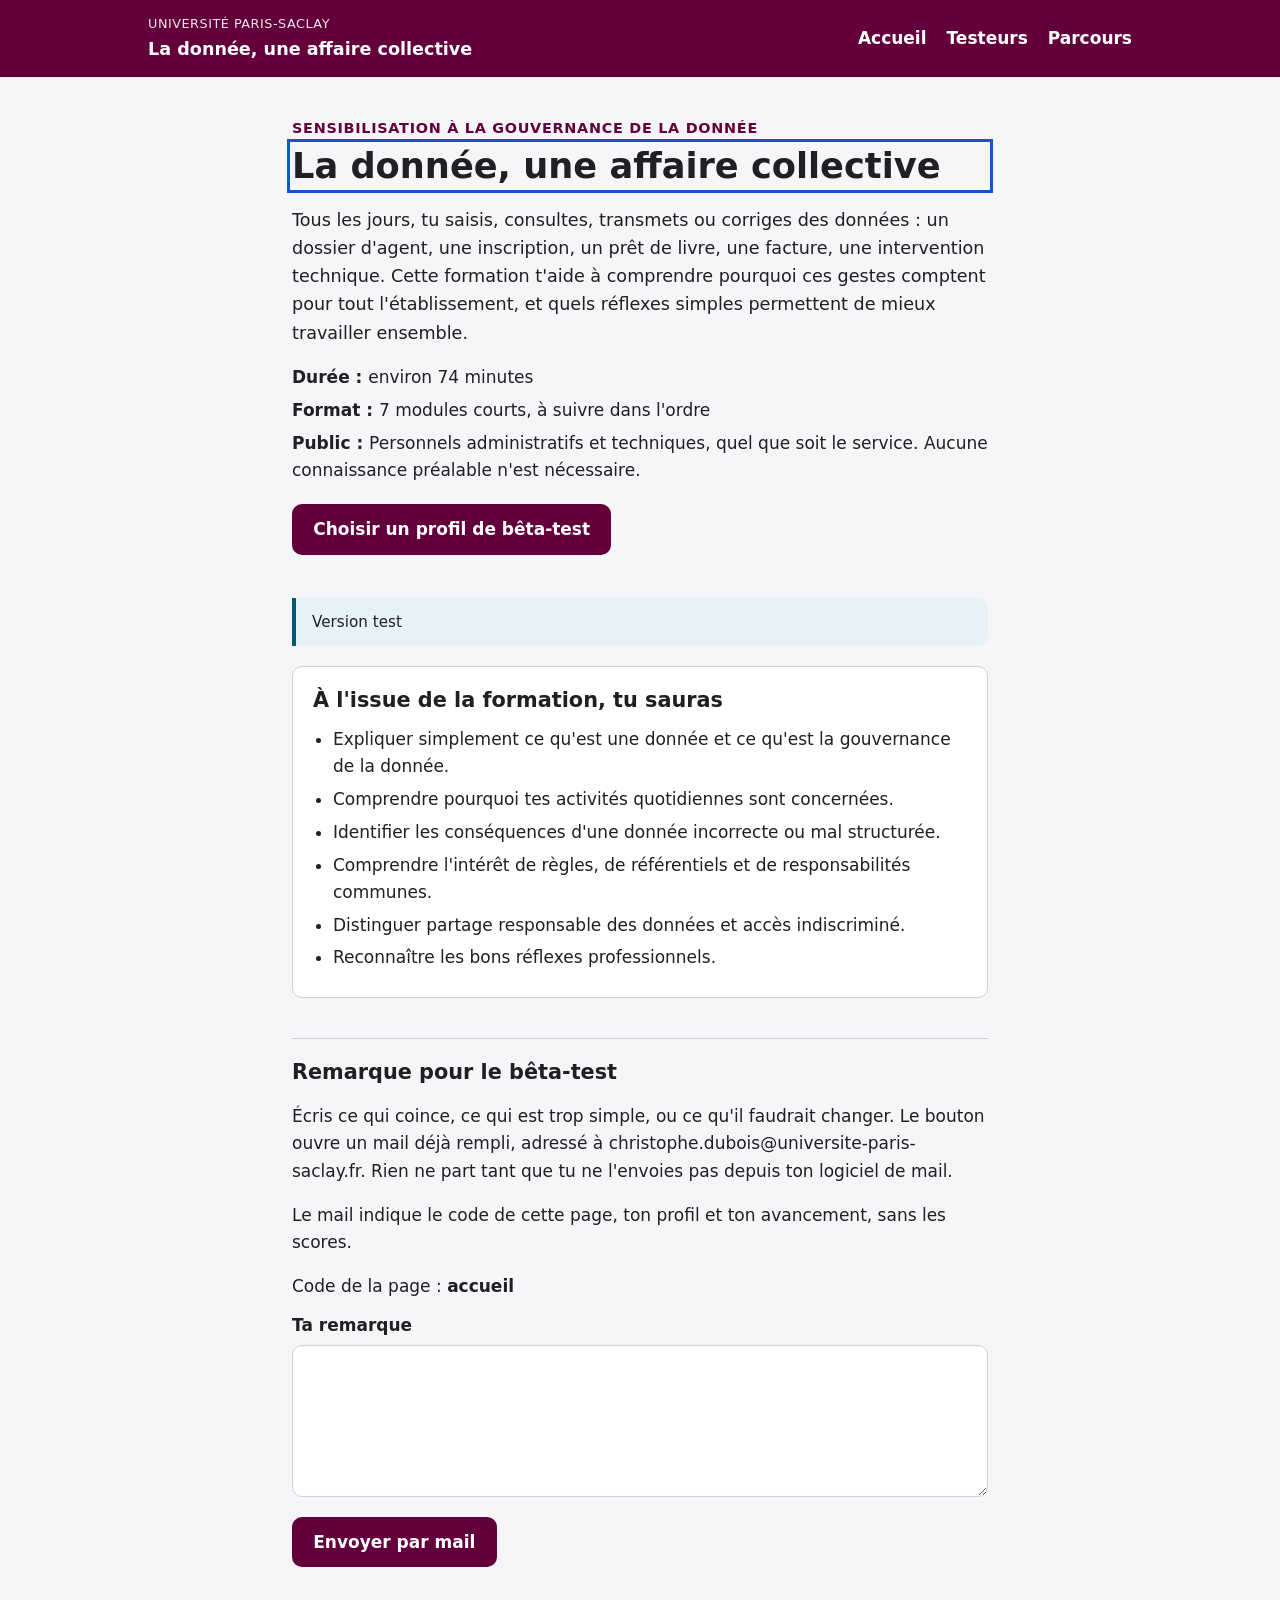
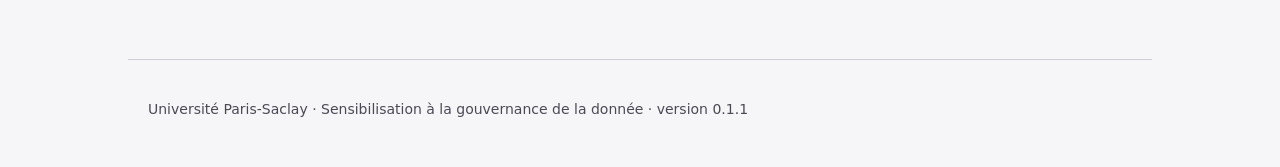
<file: index.html>
<!DOCTYPE html>
<html lang="fr">
<head>
  <meta charset="utf-8">
  <meta name="viewport" content="width=device-width, initial-scale=1">
  <title>La donnée, une affaire collective</title>
  <link rel="stylesheet" href="src/css/theme.css?v=3e99d6e5e4">
  <link rel="stylesheet" href="src/css/main.css?v=3e99d6e5e4">
</head>
<body>
  <a class="lien-evitement" href="#contenu">Aller au contenu</a>
  <header id="entete" class="entete"></header>
  <main id="contenu" tabindex="-1">
    <noscript><p>Cette formation nécessite JavaScript pour fonctionner.</p></noscript>
  </main>
  <div id="annonces" class="sr-only" aria-live="polite"></div>
  <footer class="pied">
    <p>Université Paris-Saclay · Sensibilisation à la gouvernance de la donnée · version 0.1.1</p>
  </footer>
  <script>window.GDD_CONFIG = {"mode": "web", "exports": {"m01": "exports/module-01-la-donnee-dans-mon-quotidien-scorm12.zip", "m02": "exports/module-02-une-donnee-plusieurs-usages-scorm12.zip", "m03": "exports/module-03-qualite-structuration-scorm12.zip", "m04": "exports/module-04-partager-sans-perdre-controle-scorm12.zip", "m05": "exports/module-05-qui-organise-les-donnees-scorm12.zip", "m06": "exports/module-06-bons-reflexes-professionnels-scorm12.zip", "m07": "exports/module-07-validation-consolidation-scorm12.zip"}};</script>
  <script src="contenus/contenu.js?v=3e99d6e5e4"></script>
  <script src="src/js/util.js?v=3e99d6e5e4"></script>
  <script src="src/js/activites.js?v=3e99d6e5e4"></script>
  <script src="src/js/moteur.js?v=3e99d6e5e4"></script>
  <script src="src/js/suivi-local.js?v=3e99d6e5e4"></script>
  <script src="src/js/suivi-scorm12.js?v=3e99d6e5e4"></script>
  <script src="src/js/carnet.js?v=3e99d6e5e4"></script>
  <script src="src/js/composants.js?v=3e99d6e5e4"></script>
  <script src="src/js/evaluation.js?v=3e99d6e5e4"></script>
  <script src="src/js/app.js?v=3e99d6e5e4"></script>
</body>
</html>
</file>
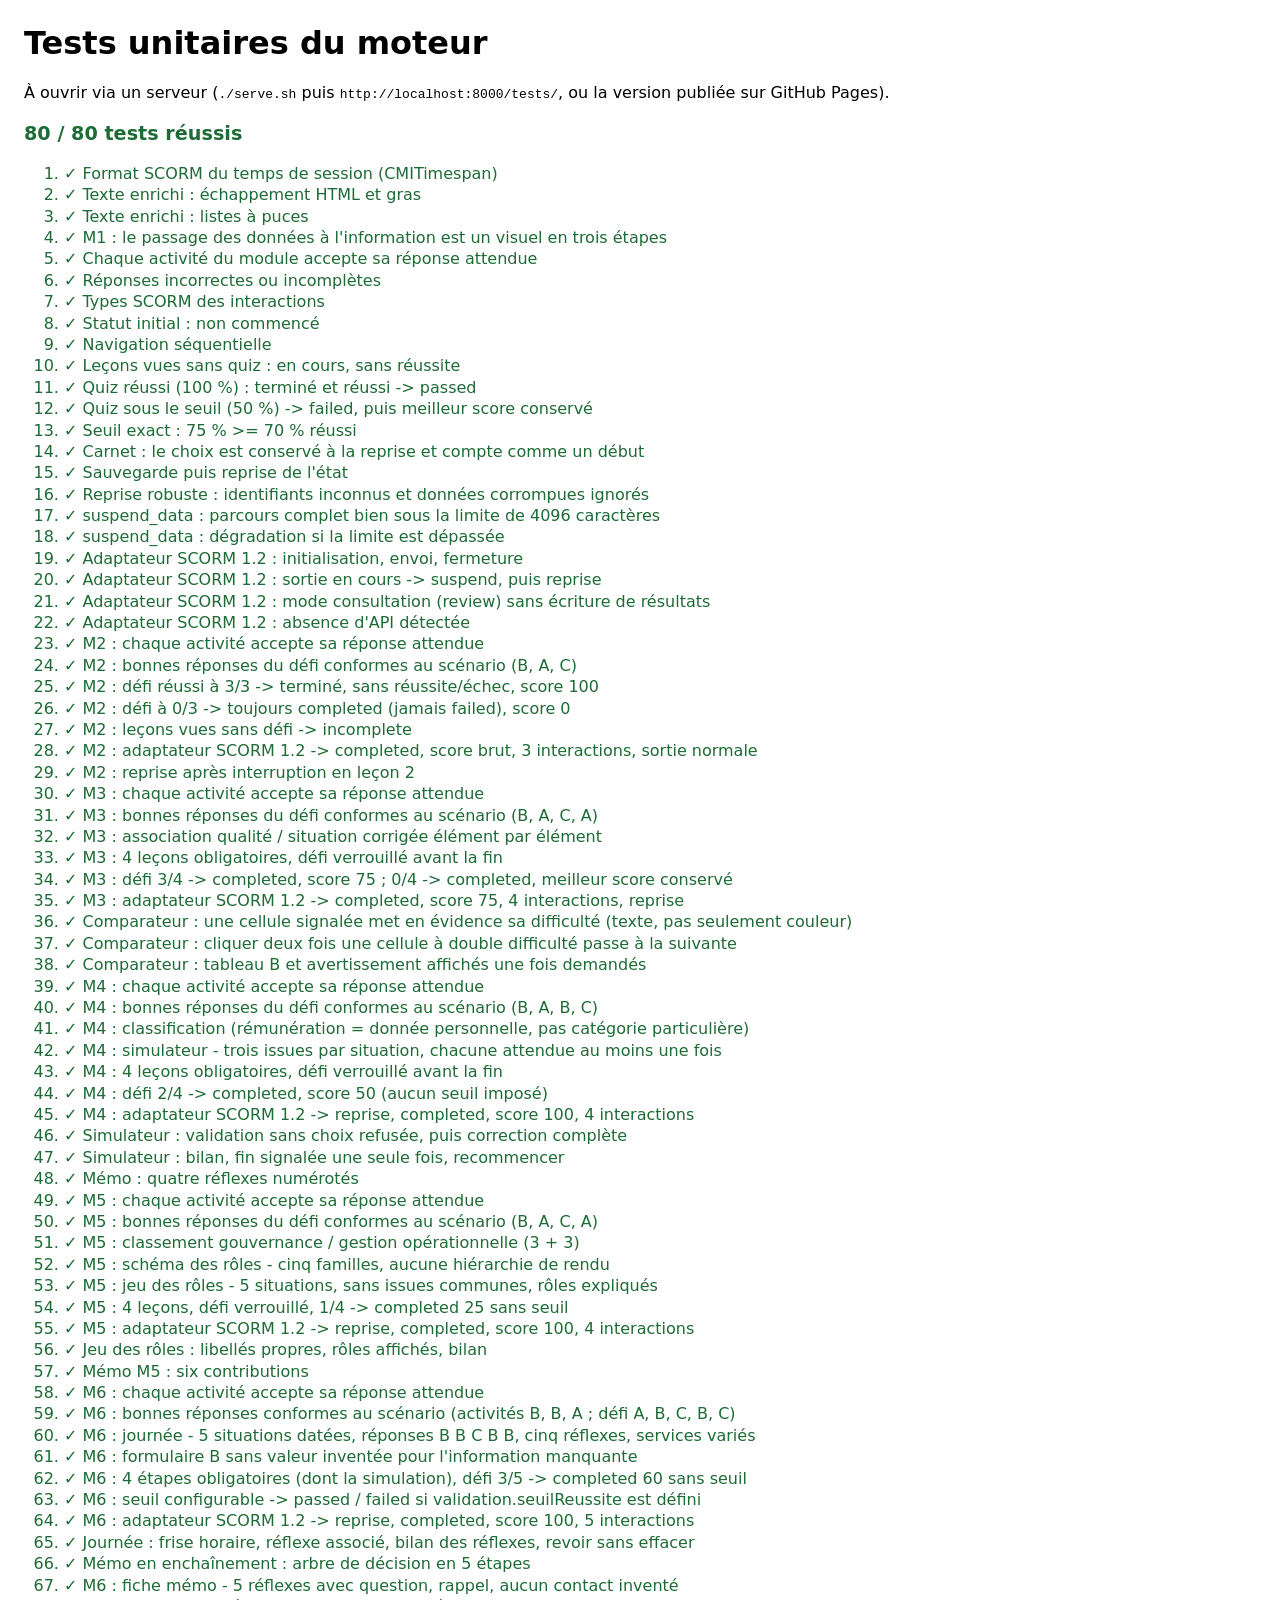
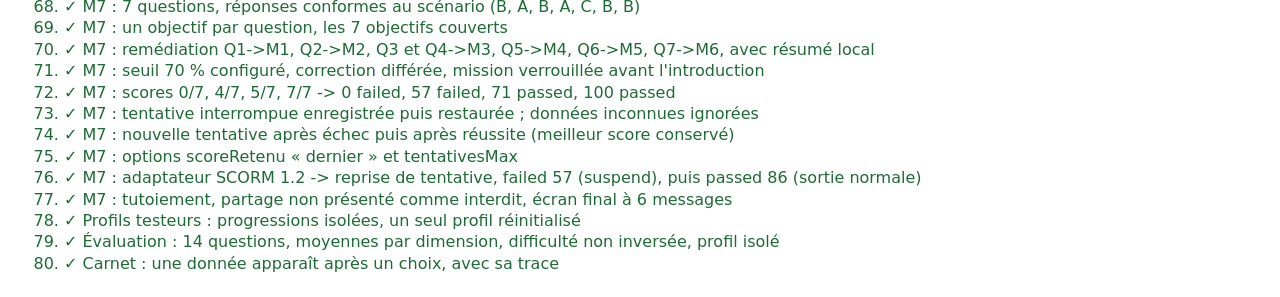
<file: tests/index.html>
<!DOCTYPE html>
<html lang="fr">
<head>
  <meta charset="utf-8">
  <title>Tests unitaires - moteur de formation</title>
  <style>
    body { font-family: system-ui, sans-serif; margin: 1.5rem; }
    .ok { color: #1d6b35; } .ko { color: #a3262a; font-weight: 700; }
    #resume { font-size: 1.2rem; font-weight: 700; }
    li { margin: .15rem 0; }
  </style>
</head>
<body>
  <h1>Tests unitaires du moteur</h1>
  <p>À ouvrir via un serveur (<code>./serve.sh</code> puis <code>http://localhost:8000/tests/</code>, ou la version publiée sur GitHub Pages).</p>
  <p id="resume" role="status">Exécution…</p>
  <ol id="resultats"></ol>
  <script src="../src/js/util.js"></script>
  <script src="../src/js/activites.js"></script>
  <script src="../src/js/moteur.js"></script>
  <script src="../src/js/suivi-local.js"></script>
  <script src="../src/js/suivi-scorm12.js"></script>
  <script src="../src/js/carnet.js"></script>
  <script src="../src/js/composants.js"></script>
  <script src="../src/js/evaluation.js"></script>
  <script src="tests.js"></script>
</body>
</html>
</file>
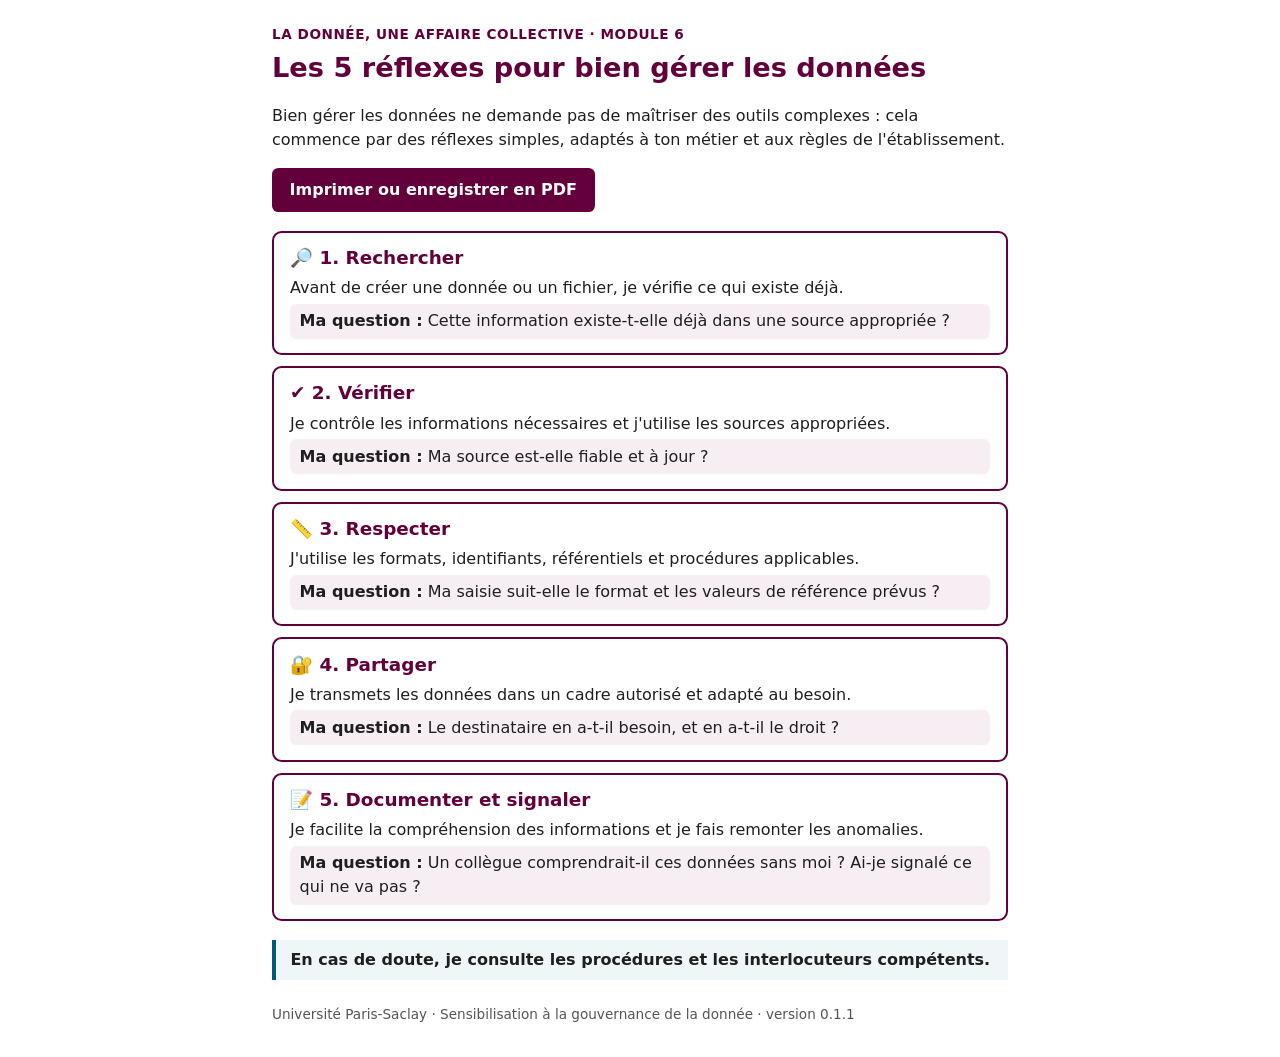
<file: fiches/fiche-memo-module-06.html>
<!DOCTYPE html>
<html lang="fr">
<head>
<meta charset="utf-8">
<meta name="viewport" content="width=device-width, initial-scale=1">
<title>Les 5 réflexes pour bien gérer les données - Module 6</title>
<style>
  body { font-family: system-ui, -apple-system, "Segoe UI", Roboto, Arial, sans-serif; color: #1f1f1f; line-height: 1.5; margin: 0; background: #fff; }
  main { max-width: 46rem; margin: 0 auto; padding: 1.5rem 1.25rem 2rem; }
  .surtitre { color: #63003c; font-weight: 700; text-transform: uppercase; letter-spacing: .04em; font-size: .85rem; margin: 0; }
  h1 { color: #63003c; font-size: 1.7rem; margin: .2rem 0 .6rem; }
  ol { list-style: none; padding: 0; margin: 1.2rem 0; display: grid; gap: .7rem; counter-reset: r; }
  li { border: 2px solid #63003c; border-radius: .6rem; padding: .7rem 1rem; break-inside: avoid; }
  h2 { font-size: 1.15rem; margin: 0 0 .3rem; color: #63003c; }
  li p { margin: .2rem 0; }
  .question { background: #f7eef3; border-radius: .4rem; padding: .35rem .6rem; }
  .rappel { border-left: 4px solid #005a70; padding: .5rem .9rem; background: #eef6f8; font-weight: 600; }
  footer { color: #555; font-size: .85rem; margin-top: 1.5rem; }
  button { font: inherit; font-weight: 700; color: #fff; background: #63003c; border: 0; border-radius: .4rem; padding: .6rem 1.1rem; cursor: pointer; }
  button:focus-visible { outline: 3px solid #005a70; outline-offset: 2px; }
  @media print { .ecran { display: none; } main { padding: 0; } @page { margin: 1.5cm; } }
</style>
</head>
<body>
<main>
  <p class="surtitre">La donnée, une affaire collective · Module 6</p>
  <h1>Les 5 réflexes pour bien gérer les données</h1>
  <p>Bien gérer les données ne demande pas de maîtriser des outils complexes : cela commence par des réflexes simples, adaptés à ton métier et aux règles de l'établissement.</p>
  <p class="ecran"><button type="button" onclick="window.print()">Imprimer ou enregistrer en PDF</button></p>
  <ol>
    <li>
      <h2><span class="icone" aria-hidden="true">🔎</span> 1. Rechercher</h2>
      <p>Avant de créer une donnée ou un fichier, je vérifie ce qui existe déjà.</p>
      <p class="question"><strong>Ma question :</strong> Cette information existe-t-elle déjà dans une source appropriée ?</p>
    </li>
    <li>
      <h2><span class="icone" aria-hidden="true">✔</span> 2. Vérifier</h2>
      <p>Je contrôle les informations nécessaires et j'utilise les sources appropriées.</p>
      <p class="question"><strong>Ma question :</strong> Ma source est-elle fiable et à jour ?</p>
    </li>
    <li>
      <h2><span class="icone" aria-hidden="true">📏</span> 3. Respecter</h2>
      <p>J'utilise les formats, identifiants, référentiels et procédures applicables.</p>
      <p class="question"><strong>Ma question :</strong> Ma saisie suit-elle le format et les valeurs de référence prévus ?</p>
    </li>
    <li>
      <h2><span class="icone" aria-hidden="true">🔐</span> 4. Partager</h2>
      <p>Je transmets les données dans un cadre autorisé et adapté au besoin.</p>
      <p class="question"><strong>Ma question :</strong> Le destinataire en a-t-il besoin, et en a-t-il le droit ?</p>
    </li>
    <li>
      <h2><span class="icone" aria-hidden="true">📝</span> 5. Documenter et signaler</h2>
      <p>Je facilite la compréhension des informations et je fais remonter les anomalies.</p>
      <p class="question"><strong>Ma question :</strong> Un collègue comprendrait-il ces données sans moi ? Ai-je signalé ce qui ne va pas ?</p>
    </li>
  </ol>
  <p class="rappel">En cas de doute, je consulte les procédures et les interlocuteurs compétents.</p>
  <footer>Université Paris-Saclay · Sensibilisation à la gouvernance de la donnée · version 0.1.1</footer>
</main>
</body>
</html>
</file>
<file: src/css/theme.css>
/*
 * Thème configurable. Couleurs « inspirées » de l'environnement visuel de
 * l'Université Paris-Saclay : ce n'est pas la charte officielle, à faire valider
 * par la direction de la communication avant diffusion.
 * Tous les couples texte/fond ci-dessous visent un contraste ≥ 4,5:1 (WCAG AA).
 */
:root {
  --couleur-primaire: #63003c;
  --couleur-primaire-fonce: #45002a;
  --couleur-primaire-clair: #f7eef3;
  --couleur-accent: #005a70;
  --couleur-accent-clair: #e6f2f5;

  --couleur-texte: #1f1f24;
  --couleur-texte-doux: #4a4a55;
  --couleur-fond: #f6f6f8;
  --couleur-surface: #ffffff;
  --couleur-bordure: #cfcfd8;

  --couleur-succes: #1d6b35;
  --couleur-succes-clair: #e8f4ec;
  --couleur-erreur: #a3262a;
  --couleur-erreur-clair: #fbeceb;
  --couleur-alerte: #7a4a00;
  --couleur-alerte-clair: #fff4e0;

  --couleur-focus: #0b57d0;

  --police: system-ui, -apple-system, "Segoe UI", Roboto, "Helvetica Neue", Arial, sans-serif;
  --taille-base: 1.0625rem;
  --rayon: 10px;
  --largeur-lecture: 46rem;
}
</file>
<file: src/css/main.css>
*, *::before, *::after { box-sizing: border-box; }

html { font-size: 100%; -webkit-text-size-adjust: 100%; }

body {
  margin: 0;
  font-family: var(--police);
  font-size: var(--taille-base);
  line-height: 1.6;
  color: var(--couleur-texte);
  background: var(--couleur-fond);
}

a { color: var(--couleur-primaire); }
a:hover { color: var(--couleur-primaire-fonce); }

:focus-visible { outline: 3px solid var(--couleur-focus); outline-offset: 2px; }
[tabindex="-1"]:focus { outline: none; }
[tabindex="-1"]:focus-visible { outline: 3px solid var(--couleur-focus); }

.sr-only {
  position: absolute; width: 1px; height: 1px; padding: 0; margin: -1px;
  overflow: hidden; clip: rect(0, 0, 0, 0); white-space: nowrap; border: 0;
}

.lien-evitement {
  position: absolute; left: 1rem; top: -4rem; z-index: 10;
  background: var(--couleur-surface); padding: .5rem 1rem; border-radius: var(--rayon);
}
.lien-evitement:focus { top: 1rem; }

/* ---------- En-tête et pied ---------- */

.entete { background: var(--couleur-primaire); color: #fff; }
.entete-inner {
  max-width: 64rem; margin: 0 auto; padding: .9rem 1.25rem;
  display: flex; flex-wrap: wrap; align-items: center; justify-content: space-between; gap: .5rem 1.5rem;
}
.entete-institution { display: block; font-size: .8rem; letter-spacing: .04em; text-transform: uppercase; opacity: .9; }
.entete-titre { display: block; font-weight: 700; font-size: 1.1rem; color: #fff; text-decoration: none; }
a.entete-titre:hover { color: #fff; text-decoration: underline; }
.entete nav ul { list-style: none; display: flex; gap: 1.25rem; margin: 0; padding: 0; }
.entete nav a { color: #fff; font-weight: 600; text-decoration: none; padding: .4rem 0; }
.entete nav a:hover { text-decoration: underline; }
.entete-profil { color: #fff; font-weight: 700; padding: .2rem .7rem; border: 1px solid rgba(255, 255, 255, .75); border-radius: 999px; }
.carte-testeur.est-actif { box-shadow: inset 0 0 0 2px var(--couleur-primaire); }
.carte-testeur .progression { margin: .35rem 0 0; }
.entete :focus-visible { outline-color: #fff; }

.pied {
  max-width: 64rem; margin: 3rem auto 0; padding: 1.5rem 1.25rem 2rem;
  color: var(--couleur-texte-doux); font-size: .875rem; border-top: 1px solid var(--couleur-bordure);
}

.remarque {
  max-width: var(--largeur-lecture); margin-top: 2.5rem; padding-top: 1.25rem;
  border-top: 1px solid var(--couleur-bordure);
}
.remarque h2 { margin-top: 0; }
.remarque label { display: block; font-weight: 700; margin: .75rem 0 .35rem; }
.remarque textarea {
  display: block; width: 100%; min-height: 8rem; padding: .7rem .8rem;
  font: inherit; line-height: 1.5; color: inherit; background: var(--couleur-surface);
  border: 1px solid var(--couleur-bordure); border-radius: var(--rayon); resize: vertical;
}
.remarque-code { margin: .75rem 0 0; }
.remarque-message:empty { margin: 0; }
.remarque-message:not(:empty) { margin: .75rem 0 0; color: var(--couleur-erreur); font-weight: 700; }

/* ---------- Contenu ---------- */

main { display: block; max-width: var(--largeur-lecture); margin: 0 auto; padding: 1.5rem 1.25rem; }
main.carnet-ouvert { max-width: 72rem; }
body:has(main.carnet-ouvert) .entete-inner,
body:has(main.carnet-ouvert) .pied { max-width: 72rem; }

h1 { font-size: clamp(1.6rem, 4vw, 2.2rem); line-height: 1.25; margin: .25rem 0 .75rem; }
h2 { font-size: 1.3rem; line-height: 1.3; margin: 1.5rem 0 .75rem; }
h3 { font-size: 1.1rem; margin: 0 0 .5rem; }

.surtitre, .hero-surtitre {
  margin: 0; color: var(--couleur-primaire); font-weight: 700; font-size: .9rem;
  text-transform: uppercase; letter-spacing: .05em;
}
.chapo { font-size: 1.1rem; color: var(--couleur-texte-doux); }
.fil { margin: 0 0 1rem; font-size: .95rem; }

.hero { padding: 1rem 0 .5rem; }
.hero-intro { font-size: 1.1rem; }
.hero-infos { list-style: none; padding: 0; margin: 1rem 0; display: grid; gap: .35rem; }

.carte {
  background: var(--couleur-surface); border: 1px solid var(--couleur-bordure);
  border-radius: var(--rayon); padding: 1.25rem 1.25rem; margin: 1.25rem 0;
}
.carte h2:first-child { margin-top: 0; }

.liste-objectifs { padding-left: 1.25rem; margin: 0; }
.liste-objectifs li { margin: .35rem 0; }

.note {
  background: var(--couleur-accent-clair); border-left: 4px solid var(--couleur-accent);
  padding: .75rem 1rem; border-radius: 0 var(--rayon) var(--rayon) 0; font-size: .95rem;
}
.note-alerte { background: var(--couleur-alerte-clair); border-left-color: var(--couleur-alerte); color: #4a2d00; }

/* ---------- Boutons ---------- */

.actions { display: flex; flex-wrap: wrap; gap: .75rem; align-items: center; margin: 1.25rem 0; }
.actions-discretes { justify-content: flex-end; }

.bouton {
  display: inline-flex; align-items: center; justify-content: center;
  min-height: 44px; padding: .6rem 1.2rem; border-radius: var(--rayon);
  font: inherit; font-weight: 600; text-decoration: none; cursor: pointer;
  border: 2px solid var(--couleur-primaire);
}
.bouton-principal { background: var(--couleur-primaire); color: #fff; }
.bouton-principal:hover { background: var(--couleur-primaire-fonce); color: #fff; }
.bouton-secondaire { background: var(--couleur-surface); color: var(--couleur-primaire); }
.bouton-secondaire:hover { background: var(--couleur-primaire-clair); }
.bouton-lien { background: none; border-color: transparent; color: var(--couleur-texte-doux); text-decoration: underline; font-weight: 400; }

/* ---------- Statuts et progression ---------- */

.badge {
  display: inline-block; padding: .15rem .65rem; border-radius: 999px;
  font-size: .85rem; font-weight: 700; border: 1px solid currentColor;
}
.badge-non-commence { color: var(--couleur-texte-doux); }
.badge-en-cours { color: var(--couleur-accent); background: var(--couleur-accent-clair); }
.badge-termine, .badge-reussi { color: var(--couleur-succes); background: var(--couleur-succes-clair); }
.badge-echoue { color: var(--couleur-alerte); background: var(--couleur-alerte-clair); }
.badge-a-venir { color: var(--couleur-texte-doux); border-style: dashed; }

.progression { display: flex; align-items: center; gap: .75rem; margin: .75rem 0; }
.progression-barre {
  flex: 1; height: .6rem; background: #e3e3ea; border-radius: 999px; overflow: hidden;
  border: 1px solid var(--couleur-bordure);
}
.progression-remplissage { height: 100%; background: var(--couleur-primaire); }
.progression-texte { font-size: .85rem; font-weight: 700; min-width: 3rem; text-align: right; }

/* ---------- Parcours ---------- */

main.page-large { max-width: 64rem; }
.page-large .hero, .page-large .chapo, .page-large > .note { max-width: var(--largeur-lecture); }

.liste-modules {
  list-style: none; padding: 0; margin: 0;
  display: grid; grid-template-columns: repeat(auto-fill, minmax(min(100%, 17rem), 1fr)); gap: 1rem;
}
.liste-modules .carte-module { margin: 0; display: flex; flex-direction: column; border-top: 5px solid var(--couleur-primaire); }
.liste-modules .carte-module.est-a-venir { border-top-color: var(--couleur-bordure); }
.carte-module > p:not([class]) { flex: 1; margin: 0 0 .5rem; color: var(--couleur-texte-doux); font-size: .95rem; }
.carte-module .actions { margin: .75rem 0 0; }
.carte-module .actions .bouton { width: 100%; }
.carte-module-titre { margin: .5rem 0; font-size: 1.2rem; line-height: 1.3; }
.carte-module-entete { display: flex; justify-content: space-between; align-items: center; gap: 1rem; flex-wrap: wrap; }
.carte-module-numero { font-weight: 700; color: var(--couleur-primaire); text-transform: uppercase; font-size: .85rem; letter-spacing: .05em; }
.carte-module-duree, .carte-module-score { color: var(--couleur-texte-doux); font-size: .95rem; margin: .25rem 0; }
.carte-module.est-a-venir { background: transparent; border-style: dashed; }
.carte-statut-ligne { display: flex; flex-wrap: wrap; gap: 1rem; align-items: center; }

.liste-lecons { list-style: none; padding: 0; margin: 0; }
.lecon-item { display: flex; gap: .75rem; align-items: baseline; padding: .6rem 0; border-bottom: 1px solid #ececf1; }
.lecon-item:last-child { border-bottom: 0; }
.lecon-icone { width: 1.5rem; text-align: center; flex-shrink: 0; }
.lecon-item.est-vue .lecon-icone { color: var(--couleur-succes); font-weight: 700; }
.lecon-etat { color: var(--couleur-texte-doux); font-size: .9rem; }
.lecon-item.est-verrouillee { color: var(--couleur-texte-doux); }

/* ---------- Leçon ---------- */

.lecon-entete { margin-bottom: 1rem; }
.lecon-blocs { display: grid; grid-template-columns: minmax(0, 1fr); gap: 1rem; }
.lecon-cadre { display: flex; flex-direction: column; }
.lecon-colonne { min-width: 0; }
.lecon-cadre.est-ouvert {
  display: grid; grid-template-columns: minmax(0, 2fr) minmax(0, 1fr); gap: 1.25rem; align-items: start;
}
.lecon-cadre.est-ouvert .lecon-colonne { grid-column: 1; grid-row: 1; }

.carnet { align-self: flex-end; margin: 0 0 .75rem; }
.lecon-cadre.est-ouvert .carnet {
  grid-column: 2; grid-row: 1;
  align-self: start; position: sticky; top: 1rem; margin: 0;
  max-height: calc(100vh - 2rem); overflow: auto;
}
.carnet-interrupteur {
  display: inline-flex; align-items: center; gap: .5rem;
  border: 1px solid var(--couleur-bordure); background: var(--couleur-surface);
  color: var(--couleur-texte); font: inherit; font-weight: 700;
  border-radius: 999px; padding: .45rem .9rem; cursor: pointer;
}
.carnet-interrupteur.a-nouveaute { border-color: var(--couleur-primaire); }
.carnet-pastille {
  font-size: .75rem; font-weight: 700; color: var(--couleur-primaire);
  background: var(--couleur-primaire-clair); border-radius: 999px; padding: .1rem .45rem;
}
.carnet-fond { display: none; }
.carnet-panneau {
  margin-top: .6rem; background: var(--couleur-surface);
  border: 1px solid var(--couleur-bordure); border-radius: var(--rayon); padding: .9rem 1rem;
}
.carnet-entete { display: flex; justify-content: space-between; align-items: center; gap: .5rem; }
.carnet-entete h2 { margin: 0; font-size: 1.05rem; }
.carnet-fermer {
  border: 0; background: transparent; color: var(--couleur-primaire);
  font: inherit; font-weight: 700; cursor: pointer; padding: .2rem;
}
.carnet-liste { list-style: none; margin: .8rem 0 0; padding: 0; display: grid; gap: .75rem; }
.carnet-entree { border-top: 1px solid var(--couleur-bordure); padding-top: .7rem; }
.carnet-entree h3 { margin: 0 0 .35rem; font-size: 1rem; }
.carnet-entree p, .carnet-traces { margin: .2rem 0; font-size: .92rem; }
.carnet-role { font-weight: 700; color: var(--couleur-texte-doux); }
.carnet-etat { background: var(--couleur-primaire-clair); border-radius: var(--rayon); padding: .35rem .5rem; }
.carnet-traces { list-style: none; padding: .35rem .5rem; background: var(--couleur-alerte-clair); border-radius: var(--rayon); }
.carnet-vide { margin: .8rem 0 0; color: var(--couleur-texte-doux); }
.decision-implication {
  margin-top: .75rem; padding: .75rem 1rem; border-radius: var(--rayon);
  background: var(--couleur-primaire-clair); border: 1px solid #e2c9d7;
}
.decision-implication .feedback-titre { margin: 0 0 .25rem; color: var(--couleur-primaire); font-weight: 700; }
.decision-implication .decision-texte p:last-child,
.decision-implication > p:last-child { margin: 0; }
.decision-suite { display: grid; grid-template-columns: minmax(0, 1.5fr) minmax(9.5rem, .9fr); gap: .9rem; align-items: start; }
.decision-bonne { background: var(--couleur-succes-clair); border-color: #b9dcc4; }
.decision-bonne .feedback-titre { color: var(--couleur-succes); }
.decision-moyenne { background: var(--couleur-alerte-clair); border-color: #e6c48a; }
.decision-moyenne .feedback-titre { color: #4a2d00; }
.decision-faible { background: var(--couleur-erreur-clair); border-color: #e7b4b6; }
.decision-faible .feedback-titre { color: var(--couleur-erreur); }
.schema-ecart { margin: 0; padding: .65rem .75rem .75rem; border: 1px solid var(--couleur-bordure); border-radius: var(--rayon); background: #fff; }
.schema-ecart figcaption { margin: 0 0 .55rem; font-size: .78rem; font-weight: 700; text-transform: uppercase; letter-spacing: .04em; }
.schema-branches { list-style: none; margin: 0; padding: 0; display: grid; gap: .45rem; }
.schema-branche { display: grid; grid-template-columns: minmax(0, 1fr) 1.1rem minmax(0, .9fr); gap: .2rem .35rem; align-items: center; font-size: .85rem; }
.schema-support { font-weight: 700; color: var(--couleur-texte-doux); }
.schema-valeur { font-weight: 800; text-align: right; }
.schema-trait { display: block; height: 0; border-top: 2px solid currentColor; }
.schema-convergence { border-top: 4px solid var(--couleur-succes); }
.schema-convergence figcaption, .schema-convergence .schema-valeur, .schema-convergence .schema-trait { color: var(--couleur-succes); }
.schema-divergence { border-top: 4px solid var(--couleur-alerte); }
.schema-divergence figcaption, .schema-divergence .schema-valeur { color: #4a2d00; }
.schema-divergence .schema-trait { color: var(--couleur-alerte); border-top-style: dashed; }

.bloc {
  background: var(--couleur-surface); border: 1px solid var(--couleur-bordure);
  border-radius: var(--rayon); padding: 1rem 1.25rem;
  animation: apparition .35s ease-out;
}
.bloc p:first-child { margin-top: 0; }
.bloc p:last-child { margin-bottom: 0; }
.bloc-etiquette {
  margin: 0 0 .4rem; font-size: .8rem; font-weight: 700; text-transform: uppercase;
  letter-spacing: .06em; color: var(--couleur-texte-doux);
}

.bloc-situation { background: var(--couleur-primaire-clair); border-color: #e2c9d7; border-left: 5px solid var(--couleur-primaire); }
.bloc-situation .bloc-etiquette { color: var(--couleur-primaire); }
.bloc-situation .bloc-corps { font-size: 1.05rem; }

.bloc-visuel h3 { font-size: 1.55rem; line-height: 1.2; margin-bottom: .35rem; }
.visuel-chapo { margin: 0 0 1rem; color: var(--couleur-texte-doux); }
.visuel-etapes {
  list-style: none; margin: 0; padding: 0;
  display: grid; grid-template-columns: repeat(3, minmax(0, 1fr)); gap: 1.35rem;
}
.visuel-etape {
  position: relative; margin: 0; padding: .9rem .85rem 1rem;
  border: 1px solid var(--couleur-bordure); border-radius: 14px; background: var(--couleur-surface);
}
.visuel-etape:not(:last-child)::after {
  content: "→"; position: absolute; right: -1.15rem; top: 42%;
  color: var(--couleur-texte-doux); font-size: 1.15rem; line-height: 1;
}
.visuel-etape-titre { display: flex; align-items: center; gap: .45rem; margin: 0 0 .2rem; font-weight: 800; font-size: .98rem; color: var(--couleur-primaire); }
.visuel-etape-titre > span:last-child { white-space: nowrap; }
.visuel-numero {
  display: grid; place-items: center; flex: none; width: 1.7rem; height: 1.7rem;
  border-radius: 50%; background: var(--couleur-primaire); color: #fff; font-size: .9rem;
}
.visuel-etape-texte { margin: 0 0 .75rem; color: var(--couleur-texte-doux); font-size: .92rem; }
.visuel-pastilles { list-style: none; display: flex; flex-wrap: wrap; gap: .4rem; margin: 0 0 .55rem; padding: 0; }
.visuel-pastilles li {
  margin: 0; padding: .2rem .7rem; border-radius: 999px; font-size: .9rem; font-weight: 600;
  background: #f6e8f0; color: var(--couleur-primaire);
}
.visuel-pastilles-service li { background: var(--couleur-accent-clair); color: var(--couleur-accent); }
.visuel-liens { display: flex; align-items: center; gap: .35rem; }
.visuel-liens .visuel-pastilles { flex-direction: column; align-items: flex-start; margin: 0; }
.visuel-fils { width: 2.2rem; height: 5.6rem; color: #a06a86; flex: none; }
.visuel-fils path { fill: none; stroke: currentColor; stroke-width: 1.6; stroke-linecap: round; }
.visuel-cylindre {
  flex: none; width: 2.35rem; height: 2.7rem; position: relative;
  background: var(--couleur-primaire);
  border-radius: 1.2rem / .55rem;
  box-shadow: inset 0 .62rem 0 #9a4570, inset 0 -.2rem 0 var(--couleur-primaire-fonce);
}
.visuel-cylindre::before, .visuel-cylindre::after {
  content: ""; position: absolute; left: .15rem; right: .15rem; height: .55rem;
  border: 2px solid #f6d5e4; border-radius: 50%; border-bottom-color: transparent;
}
.visuel-cylindre::before { top: .72rem; }
.visuel-cylindre::after { top: 1.45rem; }
.visuel-question {
  margin: 0 0 .7rem; padding: .45rem .7rem .45rem 2rem; border-radius: 12px;
  background: #f6e8f0; color: var(--couleur-primaire); font-weight: 700; font-size: .92rem;
  position: relative;
}
.visuel-question::before {
  content: ""; position: absolute; left: .55rem; top: .55rem; width: .95rem; height: .75rem;
  border: 2px solid currentColor; border-radius: 6px 6px 6px 2px;
}
.visuel-tableau { width: 100%; border-collapse: collapse; font-size: .9rem; }
.visuel-tableau th, .visuel-tableau td { text-align: left; padding: .35rem .5rem; border-bottom: 1px solid var(--couleur-bordure); }
.visuel-tableau th { background: #f3f3f6; font-weight: 700; text-transform: none; letter-spacing: 0; font-size: .85rem; }
.visuel-services { list-style: none; margin: 0; padding: 0; display: grid; grid-template-columns: 1fr 1fr; gap: .85rem; }
.visuel-cas { margin: 0; padding: .85rem .9rem 1rem; border: 1px solid var(--couleur-bordure); border-radius: 14px; background: var(--couleur-surface); display: flex; flex-direction: column; }
.visuel-cas-service { margin: 0 0 .45rem; font-weight: 800; color: var(--couleur-primaire); }
.visuel-cas-legende { margin: 0 0 .35rem; font-size: .75rem; font-weight: 700; letter-spacing: .04em; text-transform: uppercase; color: var(--couleur-texte-doux); }
.visuel-cas .visuel-pastilles { margin-bottom: .35rem; }
.visuel-cas-fleche { margin: auto 0 0; text-align: center; color: var(--couleur-texte-doux); line-height: 1; }
.visuel-cas-info { margin: 0; padding: .6rem .75rem; border-radius: 12px; background: #f6e8f0; color: var(--couleur-primaire); font-weight: 600; }
.visuel-regards { list-style: none; margin: 0; padding: 0; display: grid; grid-template-columns: 1fr 1fr; gap: .85rem; }
.visuel-regard { margin: 0; padding: .85rem .95rem 1rem; border-radius: 14px; border: 1px solid transparent; }
.visuel-regard-titre { display: flex; align-items: center; gap: .55rem; margin: 0 0 .4rem; font-weight: 800; font-size: 1.05rem; }
.visuel-regard-icone { display: grid; place-items: center; flex: none; width: 2.1rem; height: 2.1rem; border-radius: 8px; background: #fff; }
.visuel-regard-texte { margin: 0; }
.visuel-regard-ex { margin: .75rem 0 0; padding: .4rem .65rem; border-radius: 8px; background: rgba(255, 255, 255, .72); font-size: .92rem; }
.visuel-regard-metier { background: var(--couleur-accent-clair); border-color: #b7d4dc; border-left: 4px solid var(--couleur-accent); }
.visuel-regard-metier .visuel-regard-titre, .visuel-regard-metier .visuel-regard-icone { color: var(--couleur-accent); }
.visuel-regard-personne { background: var(--couleur-primaire-clair); border-color: #e2c9d7; border-left: 4px solid var(--couleur-primaire); }
.visuel-regard-personne .visuel-regard-titre, .visuel-regard-personne .visuel-regard-icone { color: var(--couleur-primaire); }
.visuel-jonction { position: relative; height: 2.5rem; }
.visuel-jonction::before {
  content: ""; position: absolute; left: 25%; right: 25%; top: 0; height: .9rem;
  border-left: 2px solid #a06a86; border-right: 2px solid #a06a86; border-bottom: 2px solid #a06a86;
}
.visuel-jonction-fleche {
  position: absolute; left: 50%; top: .72rem; width: .55rem; height: .55rem; transform: translateX(-50%);
  border-radius: 50%; background: var(--couleur-primaire);
}
.visuel-jonction-fleche::after {
  content: ""; position: absolute; left: 50%; top: .45rem; transform: translateX(-50%);
  border: 6px solid transparent; border-top-color: var(--couleur-primaire);
}
.visuel-commun {
  margin: 0; padding: .8rem 1rem .9rem; border-radius: 12px; text-align: center;
  background: #f6e8f0; border-left: 5px solid var(--couleur-primaire);
}
.visuel-commun-titre {
  margin: 0 0 .25rem; font-weight: 800; font-size: .82rem; letter-spacing: .06em;
  text-transform: uppercase; color: var(--couleur-primaire);
}
.visuel-commun-texte { margin: 0; }
.visuel-pied {
  list-style: none; display: grid; grid-template-columns: 1fr 1fr; gap: 0; margin: 1rem 0 0; padding: 0;
  border: 1px solid #e7d0dc; border-radius: 14px; background: linear-gradient(#fdf7fa, #f8eef3); overflow: hidden;
}
.visuel-pied li { display: flex; align-items: center; gap: .75rem; margin: 0; padding: .8rem 1rem; }
.visuel-pied li + li { border-left: 1px solid #e7d0dc; }
.visuel-pied p { margin: 0; }
.visuel-pied strong { color: var(--couleur-primaire); }
.visuel-pied-icone {
  display: grid; place-items: center; flex: none; width: 2.4rem; height: 2.4rem;
  border: 2px solid #e7d0dc; border-radius: 50%; color: var(--couleur-primaire); background: #fff;
}
.visuel-icone { width: 1.15rem; height: 1.15rem; fill: none; stroke: currentColor; stroke-width: 2; }
.visuel-icone rect { fill: currentColor; stroke: none; }

.bloc-definitions .visuel-pied { margin-top: 0; }
.definitions { display: grid; gap: .85rem; margin-top: 1rem; }
.definitions dl { margin: 0; padding-top: .75rem; border-top: 1px solid var(--couleur-bordure); }
.bloc-definition { border-left: 5px solid var(--couleur-accent); }
.bloc-definition dl { margin: 0; }
.bloc-definition dt { font-weight: 700; font-size: 1.1rem; }
.bloc-definition dd { margin: .25rem 0 0; }

.bloc-exemple { background: #fbfbfd; border-style: dashed; }

.bloc-aretenir { background: var(--couleur-succes-clair); border-color: #b9dcc4; border-left: 5px solid var(--couleur-succes); }
.bloc-aretenir .bloc-etiquette { color: var(--couleur-succes); font-size: .85rem; }
.bloc-aretenir ul { margin: 0; padding-left: 1.25rem; }

.bloc-tableau { padding: 0; overflow: hidden; }
.tableau-defilant { overflow-x: auto; }
table { width: 100%; border-collapse: collapse; font-size: .95rem; }
caption { text-align: left; font-weight: 700; padding: 1rem 1.25rem .5rem; }
th, td { text-align: left; vertical-align: top; padding: .6rem 1rem; border-top: 1px solid #ececf1; }
thead th { background: #f1f1f5; font-size: .85rem; text-transform: uppercase; letter-spacing: .03em; }
tbody th { font-weight: 700; }

.bloc-corps ul, .chronologie-corps ul { margin: .5rem 0; padding-left: 1.25rem; }
.bloc-corps li { margin: .2rem 0; }
.bloc-legende { margin: .75rem 0 0; font-size: .875rem; color: var(--couleur-texte-doux); font-style: italic; }

/* Schéma de circulation */
.schema { display: grid; gap: .5rem; justify-items: center; }
.schema-source {
  display: grid; text-align: center; padding: .75rem 1.25rem; min-width: 14rem;
  background: var(--couleur-primaire); color: #fff; border-radius: var(--rayon);
}
.schema-source-libelle { font-weight: 700; font-size: 1.05rem; }
.schema-source-detail { font-size: .875rem; opacity: .95; }
.schema-flux { display: grid; justify-items: center; color: var(--couleur-primaire); font-weight: 600; font-size: .95rem; text-align: center; }
.schema-fleche { font-size: 1.5rem; line-height: 1; }
.schema-cibles {
  list-style: none; margin: 0; padding: 0; width: 100%;
  display: grid; grid-template-columns: repeat(2, minmax(0, 1fr)); gap: .6rem;
}
@media (max-width: 30rem) {
  .schema-cibles { grid-template-columns: 1fr; }
}
.schema-cible {
  width: 100%; height: 100%; min-height: 44px; display: grid; gap: .2rem; text-align: left;
  padding: .7rem .8rem; font: inherit; cursor: pointer; color: var(--couleur-texte);
  background: var(--couleur-surface); border: 2px solid var(--couleur-accent); border-radius: var(--rayon);
}
.schema-cible:hover { background: var(--couleur-accent-clair); }
.schema-cible[aria-pressed="true"] { background: var(--couleur-accent-clair); box-shadow: inset 0 0 0 2px var(--couleur-accent); }
.schema-cible-libelle { font-weight: 700; }
.schema-cible-usage { font-size: .9rem; color: var(--couleur-texte-doux); }
.schema-cible-etat { font-size: .8rem; font-weight: 700; color: var(--couleur-accent); }
.schema-detail {
  width: 100%; margin-top: .25rem; padding: .75rem 1rem; border-radius: var(--rayon);
  background: #fbfbfd; border: 1px dashed var(--couleur-bordure);
}
.schema-detail p { margin: .25rem 0; }
.schema-invite { color: var(--couleur-texte-doux); font-style: italic; }

/* Chronologie progressive */
.chronologie { list-style: none; margin: .5rem 0 0; padding: 0; position: relative; }
.chronologie-etape { display: grid; grid-template-columns: 2.25rem 1fr; gap: .75rem; padding-bottom: 1rem; position: relative; animation: apparition .35s ease-out; }
.chronologie-etape:not(:last-child)::before {
  content: ""; position: absolute; left: 1.05rem; top: 2.25rem; bottom: 0; width: 3px; background: var(--couleur-bordure);
}
.chronologie-numero {
  width: 2.25rem; height: 2.25rem; border-radius: 50%; display: grid; place-items: center;
  background: var(--couleur-primaire); color: #fff; font-weight: 700;
}
.chronologie-titre { margin: .3rem 0 .2rem; font-weight: 700; }
.chronologie-corps p { margin: .2rem 0; }
.chronologie-conclusion { border-top: 1px solid var(--couleur-bordure); padding-top: .75rem; }

.tableau-legende { padding: 0 1.25rem 1rem; margin: 0; }

/* Comparateur de tableaux */
.comparateur-etiquette {
  display: inline-block; margin: 1rem 0 .4rem; padding: .15rem .6rem; border-radius: 999px;
  font-size: .8rem; font-weight: 700; text-transform: uppercase; letter-spacing: .04em;
  background: var(--couleur-alerte-clair); color: #4a2d00;
}
.comparateur-etiquette-apres { background: var(--couleur-succes-clair); color: var(--couleur-succes); }
.bloc-comparateur .tableau-defilant { border: 1px solid var(--couleur-bordure); border-radius: var(--rayon); }
.bloc-comparateur .tableau-defilant:focus-visible { outline: 3px solid var(--couleur-focus); outline-offset: 2px; }
.tableau-comparateur { min-width: 32rem; }
.tableau-comparateur.tableau-etroit { min-width: 0; }
.tableau-comparateur caption { padding: .75rem 1rem .5rem; }
.tableau-comparateur td.td-bouton { padding: .25rem; }
.cellule-bouton {
  width: 100%; min-height: 44px; display: flex; align-items: center; justify-content: space-between; gap: .4rem;
  padding: .4rem .75rem; font: inherit; text-align: left; color: var(--couleur-texte); cursor: pointer;
  background: transparent; border: 2px dashed #dcdce4; border-radius: 6px;
}
.cellule-bouton:hover { background: #f6f6f9; border-color: var(--couleur-texte-doux); }
.cellule-bouton.est-signalee { background: var(--couleur-alerte-clair); border: 2px solid var(--couleur-alerte); font-weight: 600; }
.cellule-marque { color: var(--couleur-alerte); font-weight: 700; }
.cellule-vide { color: var(--couleur-texte-doux); font-style: italic; }
.tableau-indice { display: none; margin: .35rem 0 0; font-size: .85rem; color: var(--couleur-texte-doux); }
@media (max-width: 36rem) {
  .tableau-indice { display: block; }
}
.comparateur-sous-titre { margin: 1.25rem 0 .5rem; font-weight: 700; }
.comparateur-problemes {
  list-style: none; margin: 0; padding: 0;
  display: grid; grid-template-columns: repeat(auto-fit, minmax(13rem, 1fr)); gap: .5rem;
}
.comparateur-problemes .schema-cible { min-height: 100%; }
.comparateur-cartes { grid-template-columns: repeat(auto-fit, minmax(14rem, 1fr)); gap: .75rem; }
.carte-difficulte { perspective: 900px; }
.carte-difficulte-bouton {
  width: 100%; min-height: 10.5rem; padding: 0; border: 0; background: transparent;
  font: inherit; color: inherit; text-align: left; cursor: pointer;
}
.carte-difficulte-bouton:focus-visible { outline: 3px solid var(--couleur-focus); outline-offset: 3px; }
.carte-difficulte-inner {
  display: grid; min-height: 10.5rem; transform-style: preserve-3d; transition: transform .45s ease;
}
.carte-difficulte.est-retournee .carte-difficulte-inner { transform: rotateY(180deg); }
.carte-face {
  grid-area: 1 / 1; backface-visibility: hidden; display: flex; flex-direction: column;
  justify-content: space-between; gap: .45rem; min-height: 10.5rem; padding: .9rem 1rem;
  border: 2px solid var(--couleur-accent); border-radius: var(--rayon); background: var(--couleur-surface);
}
.carte-face-dos { transform: rotateY(180deg); background: var(--couleur-alerte-clair); border-color: var(--couleur-alerte); justify-content: flex-start; }
.carte-libelle { font-weight: 800; line-height: 1.3; }
.carte-etat { font-size: .8rem; font-weight: 700; color: var(--couleur-accent); }
.carte-critique { font-size: .92rem; line-height: 1.45; }
.carte-difficulte.est-examinee:not(.est-retournee) .carte-face-avant { border-color: var(--couleur-succes); }
.carte-difficulte.est-examinee:not(.est-retournee) .carte-etat { color: var(--couleur-succes); }
.comparateur-compteur { margin: .75rem 0 .25rem; font-size: .9rem; color: var(--couleur-texte-doux); }
.comparateur-detail {
  padding: .75rem 1rem; border-radius: var(--rayon); background: #fbfbfd; border: 1px dashed var(--couleur-bordure);
}
.comparateur-detail p { margin: .3rem 0; }
.comparateur-lieux { font-size: .9rem; color: var(--couleur-texte-doux); }
.comparateur-apres { margin-top: 1.25rem; padding-top: .5rem; border-top: 1px solid var(--couleur-bordure); }
.comparateur-atouts ul { margin: .25rem 0 .75rem; padding-left: 1.25rem; }

@media (min-width: 40rem) {
  .schema-cibles-3 { grid-template-columns: repeat(3, minmax(0, 1fr)); }
  .schema-cibles-5 { grid-template-columns: repeat(6, minmax(0, 1fr)); }
  .schema-cibles-5 > li { grid-column: span 2; }
  .schema-cibles-5 > li:nth-child(4) { grid-column: 2 / span 2; }
}

/* Mémo */
.bloc-memo { border-left: 5px solid var(--couleur-primaire); }
.memo-etapes {
  list-style: none; margin: .5rem 0 0; padding: 0;
  display: grid; grid-template-columns: repeat(auto-fit, minmax(14rem, 1fr)); gap: .6rem;
}
.memo-etape {
  display: grid; grid-template-columns: 2.25rem 1fr; gap: .6rem; align-items: start;
  padding: .7rem .8rem; border: 1px solid var(--couleur-bordure); border-radius: var(--rayon); background: #fbfbfd;
}
.memo-numero {
  width: 2.25rem; height: 2.25rem; border-radius: 50%; display: grid; place-items: center;
  background: var(--couleur-primaire); color: #fff; font-weight: 700;
}
.memo-titre { margin: .2rem 0; font-weight: 700; text-transform: uppercase; letter-spacing: .04em; color: var(--couleur-primaire); }
.memo-texte { margin: 0; }
.memo-enchainement { grid-template-columns: minmax(0, 36rem); gap: 1.5rem; }
.memo-enchainement .memo-etape { position: relative; padding: .5rem .8rem; }
.memo-enchainement .memo-etape:not(:last-child)::after {
  content: "↓"; position: absolute; left: 1.55rem; bottom: -1.45rem;
  font-weight: 700; font-size: 1.1rem; line-height: 1.4rem; color: var(--couleur-primaire);
}
.memo-enchainement .memo-titre { text-transform: none; letter-spacing: 0; }

.bloc-fiche { border-left: 5px solid var(--couleur-accent); }
.bloc-fiche .bouton { margin-top: .25rem; }

/* Simulateur de décisions */
.bloc-simulateur { border: 2px solid var(--couleur-primaire); }
.simulateur-progression { display: flex; align-items: center; justify-content: space-between; gap: .75rem; margin-top: .75rem; }
.simulateur-progression .activite-numero { margin: 0; }
.simulateur-points { list-style: none; display: flex; gap: .35rem; margin: 0; padding: 0; }
.simulateur-points li { width: .8rem; height: .8rem; border-radius: 50%; border: 2px solid var(--couleur-primaire); }
.simulateur-points li.est-fait { background: var(--couleur-primaire); }
.simulateur-points li.est-courant { border-color: var(--couleur-accent); background: var(--couleur-accent); transform: scale(1.3); }
.simulateur-horaires { flex-wrap: wrap; gap: .3rem; }
.simulateur-horaires li {
  width: auto; height: auto; border-radius: 1rem; padding: .05rem .55rem;
  font-size: .8rem; font-weight: 700; color: var(--couleur-primaire); white-space: nowrap;
}
.simulateur-horaires li.est-fait { color: #fff; }
.simulateur-horaires li.est-courant { color: #fff; transform: none; }
.simulateur-heure { margin: 0 0 .2rem; font-weight: 700; color: var(--couleur-accent); }
.simulateur-carte {
  margin: .6rem 0 1rem; padding: 1rem 1.1rem; border-radius: var(--rayon);
  background: var(--couleur-primaire-clair); border: 1px solid #e2c9d7;
}
.simulateur-titre { margin: 0 0 .4rem; font-size: 1.1rem; }
.simulateur-carte > p { margin: .3rem 0 .75rem; }
.simulateur-fiche { display: grid; grid-template-columns: max-content 1fr; gap: .35rem .9rem; margin: 0; }
.simulateur-fiche dt { font-weight: 700; color: var(--couleur-primaire); }
.simulateur-fiche dd { margin: 0; }
@media (max-width: 30rem) {
  .simulateur-fiche { grid-template-columns: 1fr; gap: .1rem; }
  .simulateur-fiche dd { margin-bottom: .4rem; }
}
.simulateur-decision {
  display: inline-block; margin-bottom: .25rem; padding: .05rem .5rem; border-radius: 999px;
  font-size: .8rem; font-weight: 700; text-transform: uppercase; letter-spacing: .03em; border: 1px solid currentColor;
}
.option-decision .option-texte { display: block; }
.simulateur-decision-partager { color: var(--couleur-succes); }
.simulateur-decision-verifier { color: var(--couleur-accent); }
.simulateur-decision-ne-pas-transmettre { color: var(--couleur-alerte); }
.simulateur-criteres { margin-top: .5rem; padding-top: .5rem; border-top: 1px solid var(--couleur-bordure); }
.simulateur-criteres p { margin: .35rem 0; }
.simulateur-criteres ul { margin: .2rem 0 .5rem; padding-left: 1.25rem; }
.simulateur-roles { display: grid; grid-template-columns: max-content 1fr; gap: .3rem .8rem; margin: .2rem 0 .6rem; }
.simulateur-roles dt { font-weight: 700; color: var(--couleur-primaire); }
.simulateur-roles dd { margin: 0; }
@media (max-width: 36rem) {
  .simulateur-roles { grid-template-columns: 1fr; gap: .05rem; }
  .simulateur-roles dd { margin-bottom: .35rem; }
}
.simulateur-reflexe { padding: .4rem .6rem; border-radius: var(--rayon); background: var(--couleur-succes-clair); }
.simulateur-bilan { margin-top: .75rem; }
.simulateur-bilan h4 { margin: 0 0 .5rem; font-size: 1.1rem; }
.simulateur-recap { list-style: none; margin: 0 0 1rem; padding: 0; display: grid; gap: .35rem; }
.simulateur-recap li { padding: .5rem .7rem; border-radius: var(--rayon); border: 1px solid var(--couleur-bordure); }
.simulateur-recap li.est-juste { border-left: 4px solid var(--couleur-succes); }
.simulateur-recap li.est-faux { border-left: 4px solid var(--couleur-erreur); }
.simulateur-conclusion { padding: .75rem 1rem; border-radius: var(--rayon); background: var(--couleur-succes-clair); font-weight: 600; }
.simulateur-conclusion p { margin: 0; }

.recapitulatif { margin: 1.25rem 0; }
.recapitulatif > summary { cursor: pointer; font-weight: 700; padding: .5rem 0; min-height: 44px; }
.recapitulatif .evaluation-questions { margin-top: .5rem; }
.resultat-neutre { border-color: var(--couleur-accent); }

.actions-continuer { justify-content: space-between; }
.etape { color: var(--couleur-texte-doux); font-size: .9rem; }
.aide { margin: 0; color: var(--couleur-texte-doux); font-style: italic; }

.nav-lecon { display: flex; justify-content: space-between; flex-wrap: wrap; gap: .75rem; margin: 1.5rem 0; }

/* ---------- Activités ---------- */

.bloc-activite { border: 2px solid var(--couleur-accent); }
.activite-champs { border: 0; margin: 0; padding: 0; min-width: 0; }
.activite-champs > legend { padding: 0; margin-bottom: .75rem; display: grid; gap: .25rem; }
.activite-numero { font-size: .85rem; font-weight: 700; color: var(--couleur-accent); text-transform: uppercase; letter-spacing: .04em; }
.activite-consigne { font-weight: 700; font-size: 1.05rem; }
.activite-aide { font-size: .9rem; color: var(--couleur-texte-doux); }

.option { position: relative; margin: .5rem 0; }
.option input { position: absolute; left: .9rem; top: 1rem; width: 1.15rem; height: 1.15rem; margin: 0; accent-color: var(--couleur-primaire); }
.option label {
  display: block; padding: .7rem 1rem .7rem 2.75rem; min-height: 44px;
  border: 1px solid var(--couleur-bordure); border-radius: var(--rayon); cursor: pointer; background: var(--couleur-surface);
}
.option input:checked + label { border-color: var(--couleur-primaire); background: var(--couleur-primaire-clair); }
.option input:focus-visible + label { outline: 3px solid var(--couleur-focus); outline-offset: 2px; }
.option input:disabled + label { cursor: default; }
.option-annotation { display: block; font-size: .875rem; font-weight: 700; margin-top: .2rem; }
.option-juste label { border: 2px solid var(--couleur-succes); }
.option-juste .option-annotation { color: var(--couleur-succes); }
.option-attendue label { border: 2px dashed var(--couleur-succes); }
.option-attendue .option-annotation { color: var(--couleur-succes); }
.option-fausse label { border: 2px solid var(--couleur-erreur); }
.option-fausse .option-annotation { color: var(--couleur-erreur); }
.option-bonne input:checked + label, .option-bonne input:disabled + label { border: 2px solid var(--couleur-succes); background: var(--couleur-succes-clair); }
.option-bonne .option-annotation { color: var(--couleur-succes); }
.option-moyenne input:checked + label, .option-moyenne input:disabled + label { border: 2px solid var(--couleur-alerte); background: var(--couleur-alerte-clair); }
.option-moyenne .option-annotation { color: #4a2d00; }
.option-faible input:checked + label, .option-faible input:disabled + label { border: 2px solid var(--couleur-erreur); background: var(--couleur-erreur-clair); }
.option-faible .option-annotation { color: var(--couleur-erreur); }

.classement { display: grid; gap: .75rem; }
.classement-element { border: 1px solid var(--couleur-bordure); border-radius: var(--rayon); padding: .75rem 1rem; margin: 0; min-width: 0; }
.classement-element > legend { font-weight: 600; padding: 0 .25rem; }
.classement-categories { display: grid; grid-template-columns: repeat(auto-fit, minmax(12rem, 1fr)); gap: .5rem; }
.classement-categories .option { margin: 0; }
.classement-correction { margin: .5rem 0 0; font-size: .95rem; }
.classement-correction.est-juste strong { color: var(--couleur-succes); }
.classement-correction.est-faux strong { color: var(--couleur-erreur); }

.activite-message:empty { display: none; }
.activite-message { margin-top: .75rem; }
.message-alerte { color: var(--couleur-alerte); font-weight: 600; background: var(--couleur-alerte-clair); padding: .5rem .75rem; border-radius: var(--rayon); }

.feedback { border-radius: var(--rayon); padding: .9rem 1rem; border-left: 5px solid; }
.feedback p { margin: .3rem 0; }
.feedback-titre { font-weight: 700; font-size: 1.05rem; }
.feedback-juste { background: var(--couleur-succes-clair); border-color: var(--couleur-succes); }
.feedback-juste .feedback-titre { color: var(--couleur-succes); }
.feedback-faux { background: var(--couleur-erreur-clair); border-color: var(--couleur-erreur); }
.feedback-faux .feedback-titre { color: var(--couleur-erreur); }

.evaluation-questions { display: grid; gap: 1rem; }

/* ---------- Résultat ---------- */

.resultat { border-width: 2px; }
.resultat-reussi { border-color: var(--couleur-succes); }
.resultat-echec { border-color: var(--couleur-alerte); }
.resultat-score { display: flex; flex-wrap: wrap; align-items: baseline; gap: .25rem; }
.resultat-valeur { font-size: 2.5rem; font-weight: 800; color: var(--couleur-primaire); line-height: 1; }
.resultat-message { font-weight: 600; }

.correction-module { margin: .5rem 0 0; color: var(--couleur-texte-doux); font-size: .95rem; }

.liste-bilan { list-style: none; padding: 0; margin: .75rem 0 0; display: grid; gap: .6rem; }
.liste-bilan li { border-left: 5px solid var(--couleur-bordure); padding: .45rem .9rem; border-radius: 0 var(--rayon) var(--rayon) 0; background: var(--couleur-fond); }
.liste-bilan li.est-juste { border-left-color: var(--couleur-succes); }
.liste-bilan li.est-a-revoir { border-left-color: var(--couleur-alerte); background: var(--couleur-alerte-clair); }
.liste-bilan p { margin: .2rem 0; }

/* ---------- Synthèse du parcours et reconnaissance ---------- */

.synthese-parcours { list-style: none; padding: 0; margin: 1rem 0; display: grid; gap: .7rem; counter-reset: message; }
.synthese-parcours li { counter-increment: message; background: var(--couleur-surface); border: 1px solid var(--couleur-bordure); border-left: 5px solid var(--couleur-primaire); border-radius: var(--rayon); padding: .7rem 1rem; }
.synthese-parcours h2 { font-size: 1.1rem; margin: 0 0 .25rem; color: var(--couleur-primaire); }
.synthese-parcours h2::before { content: counter(message) ". "; }
.synthese-parcours p { margin: 0; }

.parcours-etat { list-style: none; padding: 0; margin: .5rem 0 1rem; display: grid; gap: .3rem; }
.reconnaissance { border-top: 1px solid var(--couleur-bordure); padding-top: .75rem; }
.carte.reconnaissance { border-top: 1px solid var(--couleur-bordure); }
.reconnaissance > h2, .reconnaissance > h3, .reconnaissance > h4 { margin-top: 0; }
.reconnaissance-badge { display: flex; align-items: center; gap: 1rem; background: var(--couleur-primaire-clair); border: 2px solid var(--couleur-primaire); border-radius: var(--rayon); padding: .8rem 1rem; }
.reconnaissance-icone { flex: none; display: grid; place-items: center; width: 3.2rem; height: 3.2rem; border-radius: 50%; background: var(--couleur-primaire); color: #fff; font-size: 1.6rem; }
.reconnaissance-nom { font-weight: 800; color: var(--couleur-primaire); margin: 0 0 .2rem; }
.reconnaissance-badge p { margin: 0; }
.liste-conditions { list-style: none; padding: 0; margin: .3rem 0; }
.reconnaissance-mention { font-size: .9rem; color: var(--couleur-texte-doux); margin-bottom: 0; }

/* ---------- Évaluation du dispositif ---------- */

.evaluation-dimension { border: 0; margin: 1.75rem 0 0; padding: 0; min-width: 0; }
.evaluation-dimension > legend { font-size: 1.2rem; font-weight: 800; padding: 0; }
.evaluation-aide { margin: .35rem 0 1rem; color: var(--couleur-texte-doux); }
.evaluation-question { border: 0; margin: 0 0 1.1rem; padding: 0; min-width: 0; }
.evaluation-question > legend { font-weight: 600; padding: 0; margin-bottom: .45rem; }
.echelle { display: flex; flex-wrap: wrap; gap: .35rem; }
.echelle-choix { position: relative; }
.echelle-choix input {
  position: absolute; inset: 0; width: 100%; height: 100%; margin: 0;
  appearance: none; background: transparent; border: 0; cursor: pointer;
}
.echelle-note {
  display: grid; place-items: center; min-width: 2.75rem; min-height: 2.75rem;
  border: 1px solid var(--couleur-bordure); border-radius: var(--rayon);
  background: var(--couleur-surface); font-weight: 700;
}
.echelle-choix input:checked + .echelle-note { border-color: var(--couleur-primaire); background: var(--couleur-primaire-clair); color: var(--couleur-primaire); }
.echelle-choix input:focus-visible + .echelle-note { outline: 3px solid var(--couleur-focus); outline-offset: 2px; }
.evaluation-resultats { display: grid; gap: .75rem; margin: 1rem 0; }
.evaluation-resultat { margin: 0; }
.evaluation-moyenne { font-size: 1.6rem; font-weight: 800; color: var(--couleur-primaire); line-height: 1.1; margin: .2rem 0; }
.evaluation-lecture { margin: 0; color: var(--couleur-texte-doux); font-size: .95rem; }

@keyframes apparition { from { opacity: 0; transform: translateY(6px); } to { opacity: 1; transform: none; } }

@media (prefers-reduced-motion: reduce) {
  * { animation: none !important; transition: none !important; scroll-behavior: auto !important; }
}

@media (max-width: 52rem) {
  .lecon-cadre.est-ouvert { display: block; }
  .decision-suite { grid-template-columns: 1fr; }
  .lecon-cadre.est-ouvert .carnet { position: static; max-height: none; overflow: visible; }
  .lecon-cadre.est-ouvert .carnet-fond {
    display: block; position: fixed; inset: 0; z-index: 29;
    background: rgba(20, 16, 28, .4); border: 0; padding: 0; cursor: pointer;
  }
  .lecon-cadre.est-ouvert .carnet-panneau {
    position: fixed; top: 0; right: 0; bottom: 0; z-index: 30;
    width: min(22rem, 92vw); margin: 0; overflow: auto;
    border-radius: 0; box-shadow: -8px 0 24px rgba(20, 16, 28, .18);
  }
  .visuel-etapes, .visuel-services, .visuel-regards { grid-template-columns: 1fr; gap: .4rem; }
  .visuel-jonction::before { display: none; }
  .visuel-jonction { height: 1.8rem; }
  .visuel-etape:not(:last-child)::after { content: "↓"; position: static; display: block; margin-top: .7rem; text-align: center; }
  .visuel-pied { grid-template-columns: 1fr; }
  .visuel-pied li + li { border-left: 0; border-top: 1px solid #e7d0dc; }
}

@media (max-width: 36rem) {
  main { padding: 1rem .9rem; }
  .bloc { padding: .9rem 1rem; }
  .nav-lecon .bouton, .actions .bouton { width: 100%; }
  .actions-continuer { flex-direction: column-reverse; align-items: stretch; }
  th, td { padding: .5rem .6rem; }
}

@media print {
  .entete nav, .actions, .nav-lecon, .lien-evitement, .carnet, .remarque { display: none; }
  .bloc { break-inside: avoid; animation: none; }
}
</file>
